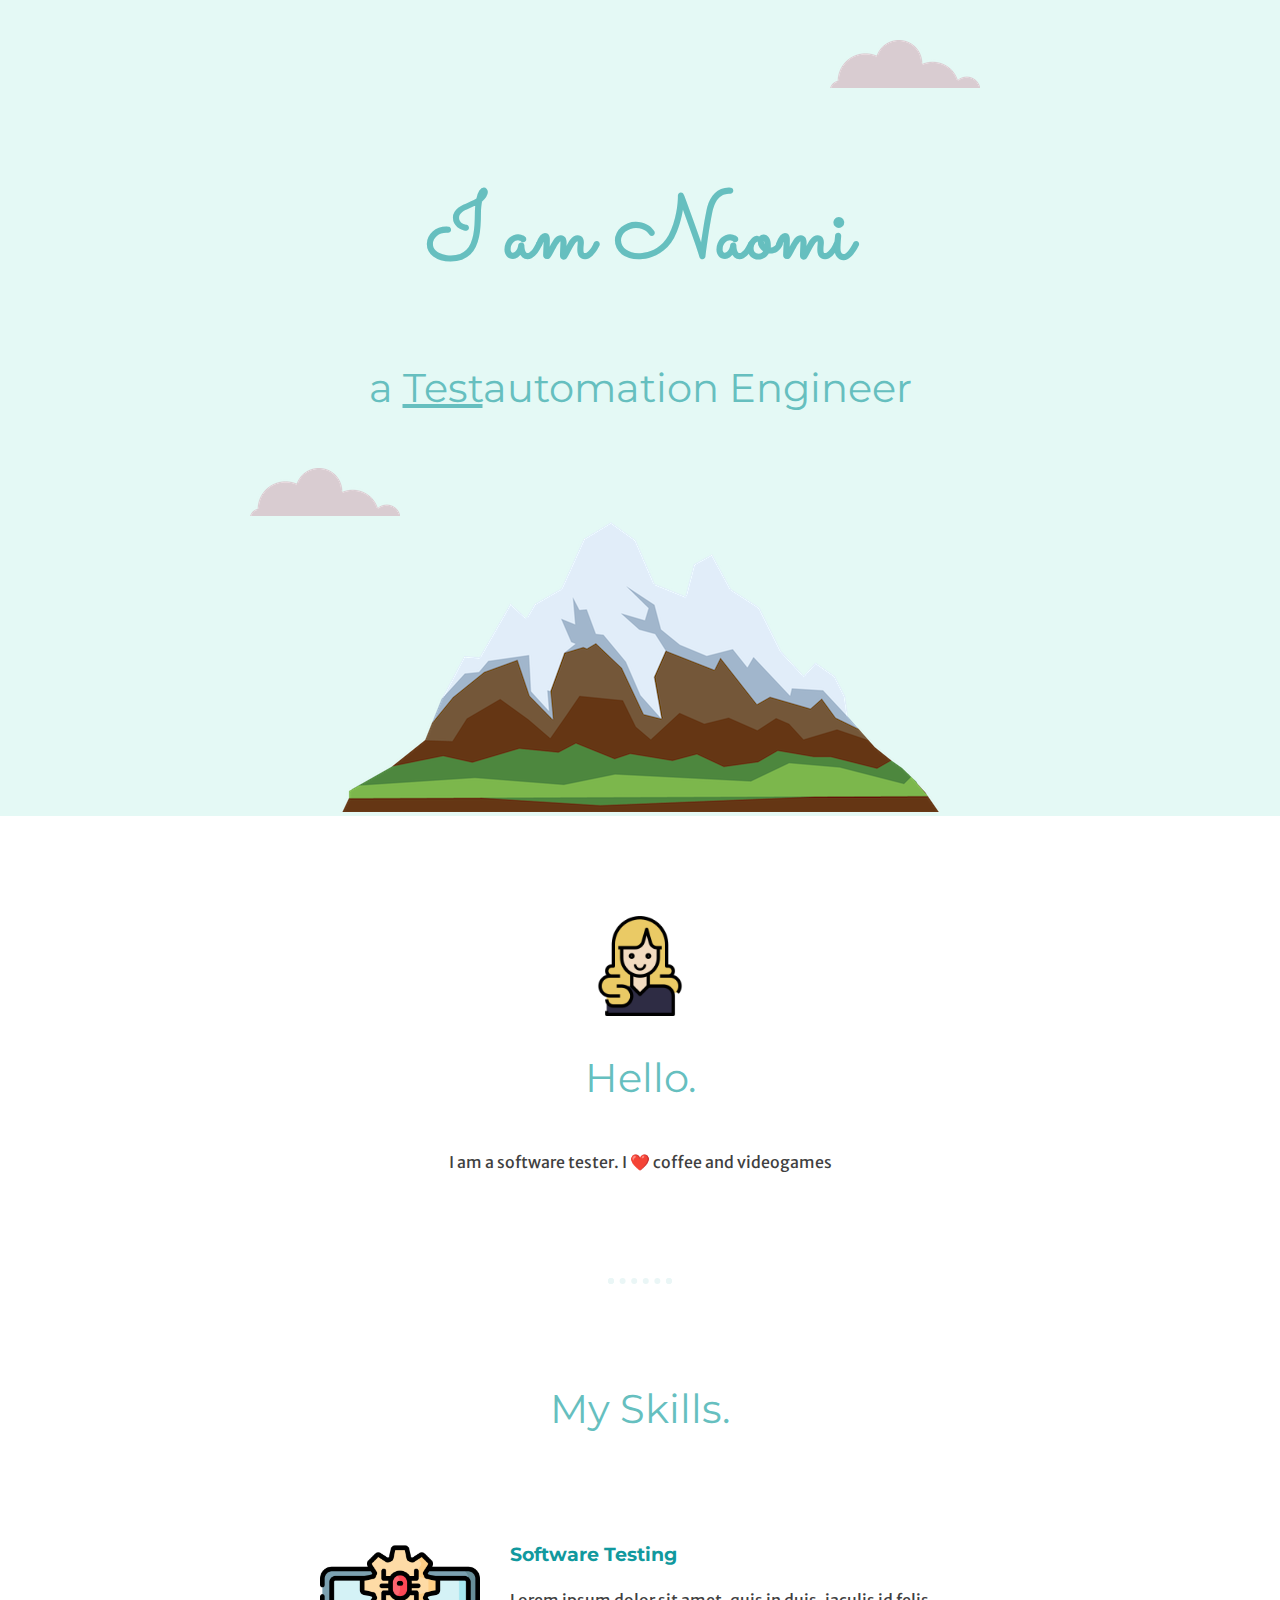
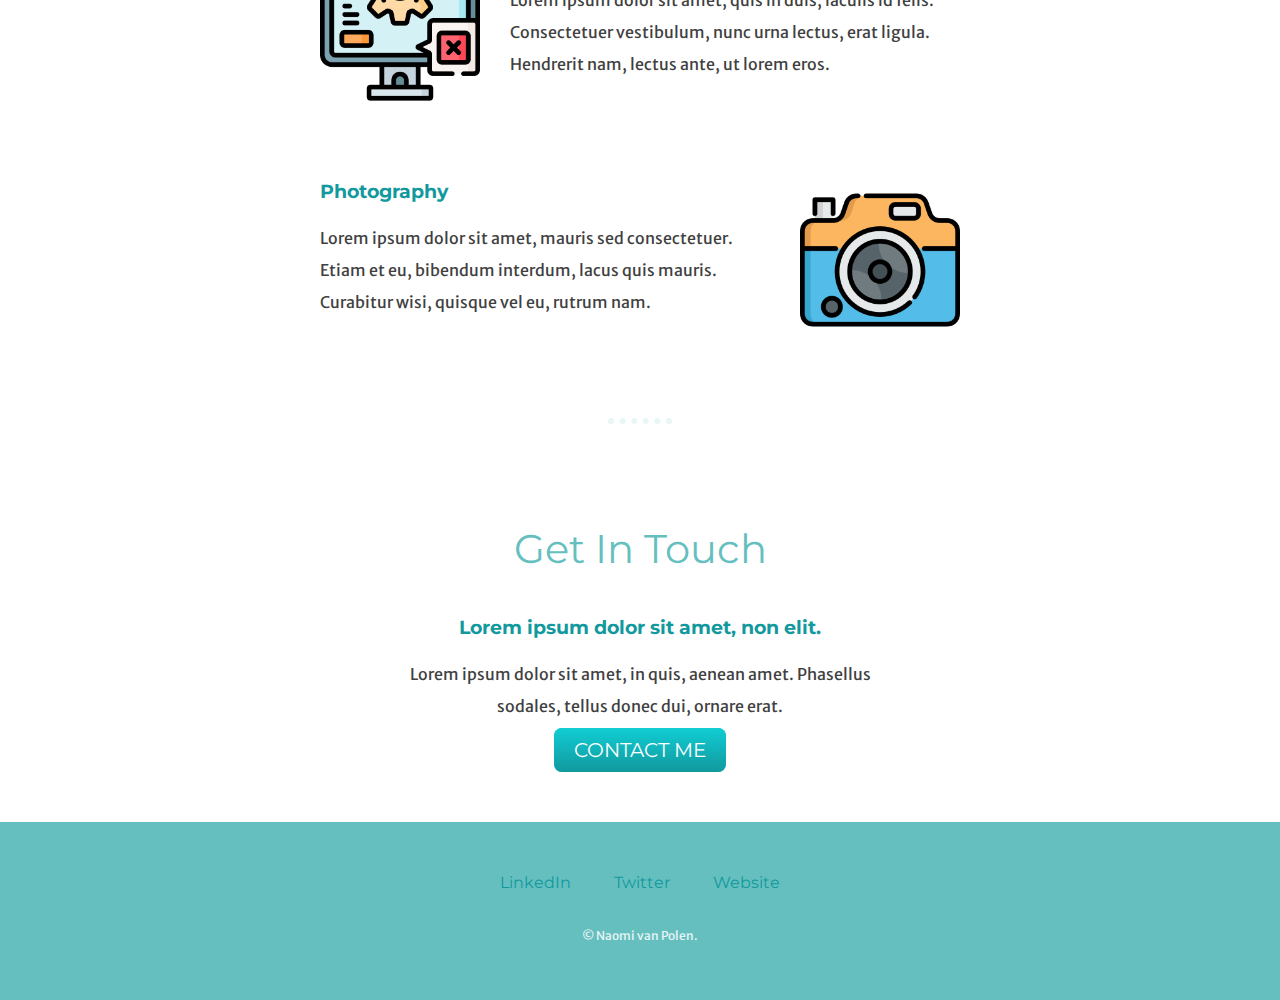
<file: index.html>
<!DOCTYPE html>
<html lang="en">
  <head>
    <meta charset="UTF-8" />
    <title>My Site</title>
    <link rel="stylesheet" href="css/style.css" />
    <link rel="icon" href="favicon.ico" />
    <link rel="preconnect" href="https://fonts.googleapis.com" />
    <link rel="preconnect" href="https://fonts.gstatic.com" crossorigin />
    <link
      href="https://fonts.googleapis.com/css2?family=Merriweather+Sans&family=Montserrat&family=Sacramento&display=swap"
      rel="stylesheet"
    />
  </head>

  <body>
    <div class="top-container">
      <img class="top-cloud" src="images/cloud.png" alt="cloud-img" />
      <h1>I am Naomi</h1>
      <h2>a <span class="test">Test</span>automation Engineer</h2>
      <img class="bottom-cloud" src="images/cloud.png" alt="cloud-img" />
      <img src="images/mountain.png" alt="mountain-img" />
    </div>
    <div class="middle-container">
      <div class="profile">
        <img src="images/woman.png" alt="" width="100px" />
        <h2>Hello.</h2>
        <p class="intro">I am a software tester. I ❤️ coffee and videogames</p>
      </div>
      <hr />
      <div class="skills">
        <h2>My Skills.</h2>
        <div class="skill-row">
          <img
            class="skill-image-software-testing"
            src="images/software.png"
            alt=""
          />
          <h3>Software Testing</h3>
          <p class="skill-software-testing-text">
            Lorem ipsum dolor sit amet, quis in duis, iaculis id felis.
            Consectetuer vestibulum, nunc urna lectus, erat ligula. Hendrerit
            nam, lectus ante, ut lorem eros.
          </p>
        </div>
        <div class="skill-row">
          <img class="skill-image-photography" src="images/camera.png" alt="" />
          <h3>Photography</h3>
          <p class="skill-photography-text">
            Lorem ipsum dolor sit amet, mauris sed consectetuer. Etiam et eu,
            bibendum interdum, lacus quis mauris. Curabitur wisi, quisque vel
            eu, rutrum nam.
          </p>
        </div>
      </div>
      <hr />
      <div class="contact-me">
        <h2>Get In Touch</h2>
        <h3>Lorem ipsum dolor sit amet, non elit.</h3>
        <p>
          Lorem ipsum dolor sit amet, in quis, aenean amet. Phasellus sodales,
          tellus donec dui, ornare erat.
        </p>
        <a class="btn" href="mailto:naomivdhaar@outlook.com">CONTACT ME</a>
      </div>
    </div>

    <div class="bottom-container">
      <a class="footer-link" href="https://www.linkedin.com/in/naomiv/"
        >LinkedIn</a
      >
      <a class="footer-link" href="https://twitter.com/">Twitter</a>
      <a class="footer-link" href="https://naomivanpolen.nl/">Website</a>
      <p class="copyright">© Naomi van Polen.</p>
    </div>
  </body>
</html>
</file>
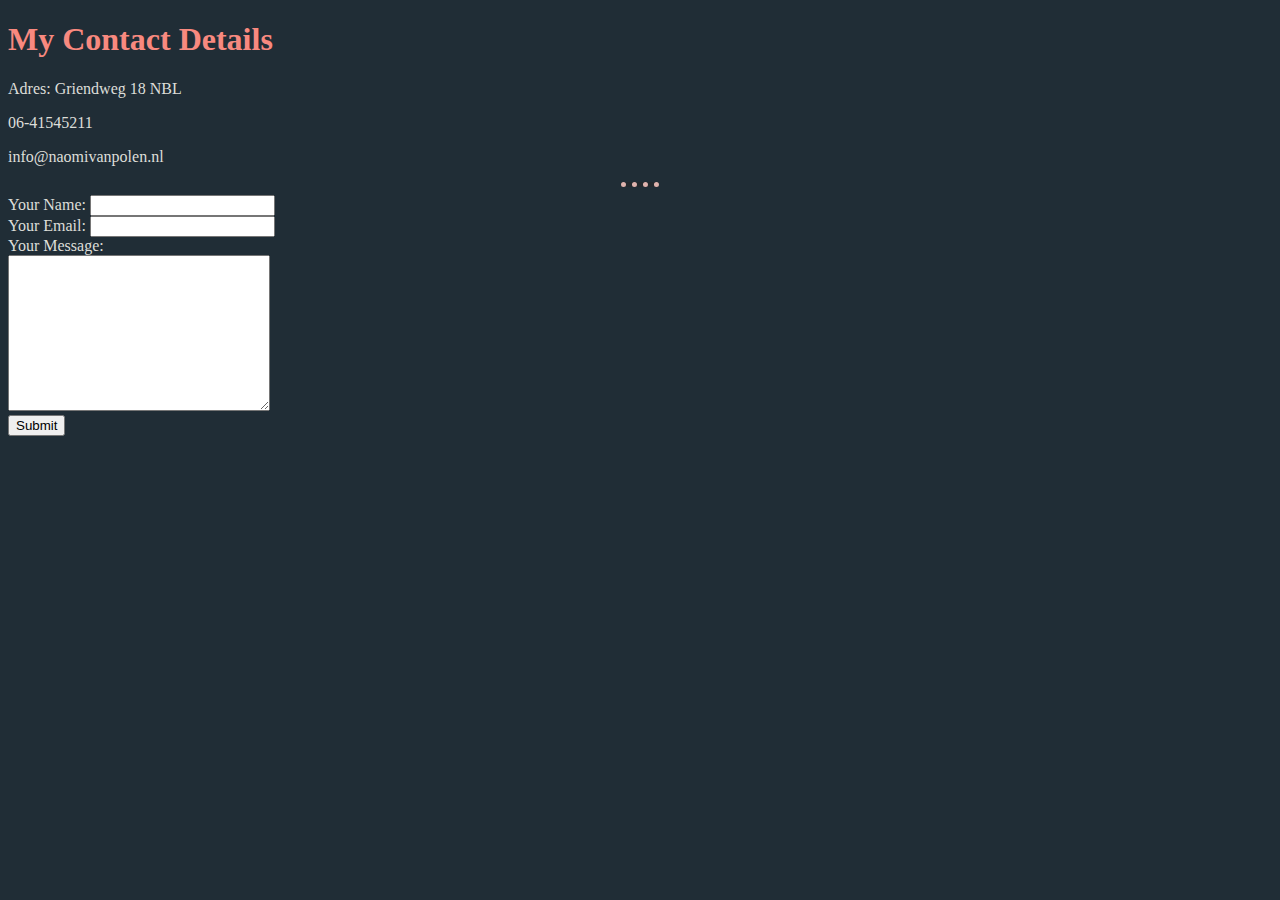
<file: contact-me.html>
<!DOCTYPE html>
<html lang="en">
  <head>
    <meta charset="UTF-8" />
    <title>Contact Me</title>
    <link rel="stylesheet" href="css/styles.css" />
  </head>
  <body>
    <h1>My Contact Details</h1>
    <p>Adres: Griendweg 18 NBL</p>
    <p>06-41545211</p>
    <p>info@naomivanpolen.nl</p>
    <hr />
    <form action="mailto:info@naomivdhaar@outlook.com" method="post">
      <label for="your-name">Your Name:</label>
      <input type="text" name="yourNAme" maxlength="50" /><br />
      <label for="email">Your Email:</label>
      <input type="email" name="yourEmail" /> <br />
      <label for="message">Your Message:</label> <br />
      <textarea name="yourMessage" rows="10" cols="30"></textarea>
      <br />
      <input type="submit" />
    </form>
  </body>
</html>
</file>
<file: css/style.css>
body {
  margin: 0;
  text-align: center;
  font-family: "Merriweather Sans", serif;
  font-size: 1em;
  color: #404040;
}

h1 {
  margin: 50px auto 0 auto;
  color: #66bfbf;
  font-family: "Sacramento", cursive;
  font-size: 5.62rem;
  line-height: 2;
}

h2 {
  font-family: "Montserrat", sans-serif;
  font-size: 2.5rem;
  color: #66bfbf;
  font-weight: normal;
  padding-bottom: 10px;
}

h3 {
  font-family: "Montserrat", sans-serif;
  color: #11999e;
}

a {
  color: #11999e;
  font-family: "Montserrat", sans-serif;
  margin: 10px 20px;
  text-decoration: none;
}

a:hover {
  color: #eaf6f6;
}

.top-container {
  background-color: #e4f9f5;
  position: relative;
  padding-top: 100px;
}

.middle-container {
  padding-top: 100px;
}

.bottom-container {
  background-color: #66bfbf;
  padding: 50px 0 20px;
}

.test {
  text-decoration: underline;
}

.top-cloud {
  position: absolute;
  right: 300px;
  top: 40px;
}

.bottom-cloud {
  position: absolute;
  left: 250px;
  bottom: 300px;
}

.skill-row {
  width: 50%;
  margin: 100px auto 100px auto;
  text-align: left;
}

.skill-image-software-testing {
  width: 25%;
  float: left;
  margin-right: 30px;
}

.skill-image-photography {
  width: 25%;
  float: right;
  margin-left: 30px;
}

hr {
  border: dotted #eaf6f6 6px;
  border-bottom: none;
  width: 4%;
  margin: 100px auto;
}

.intro {
  width: 30%;
  margin: auto;
}

p {
  line-height: 2;
}

.contact-me {
  width: 40%;
  margin: 40px auto 60px;
}

.btn {
  background: #11cdd4;
  background-image: -webkit-linear-gradient(top, #11cdd4, #11999e);
  background-image: -moz-linear-gradient(top, #11cdd4, #11999e);
  background-image: -ms-linear-gradient(top, #11cdd4, #11999e);
  background-image: -o-linear-gradient(top, #11cdd4, #11999e);
  background-image: linear-gradient(to bottom, #11cdd4, #11999e);
  -webkit-border-radius: 8;
  -moz-border-radius: 8;
  border-radius: 8px;
  font-family: "Montserrat", sans-serif;
  color: #ffffff;
  font-size: 20px;
  padding: 10px 20px 10px 20px;
  text-decoration: none;
}

.btn:hover {
  background: #30e3cb;
  background-image: -webkit-linear-gradient(top, #30e3cb, 2bc4ad);
  background-image: -moz-linear-gradient(top, #30e3cb, 2bc4ad);
  background-image: -ms-linear-gradient(top, #30e3cb, 2bc4ad);
  background-image: -o-linear-gradient(top, #30e3cb, 2bc4ad);
  background-image: linear-gradient(to bottom, #30e3cb, 2bc4ad);
  text-decoration: none;
}

.copyright {
  color: #eaf6f6;
  font-size: 0.75em;
  padding: 20px 0;
}
</file>
<file: css/styles.css>
body {
  background-color: #202d36;
}

hr {
  background-color: white;
  border-style: none;
  border-top: 5px #dfb3ae dotted;
  background-color: #23292e;

  width: 3%;
}

h1 {
  color: #f8897f;
}

h3 {
  color: #f3bdbd;
}

a:visited {
  color: #fffce3;
}

body {
  color: #ddded9;
  font-family: josefin;
}
</file>
